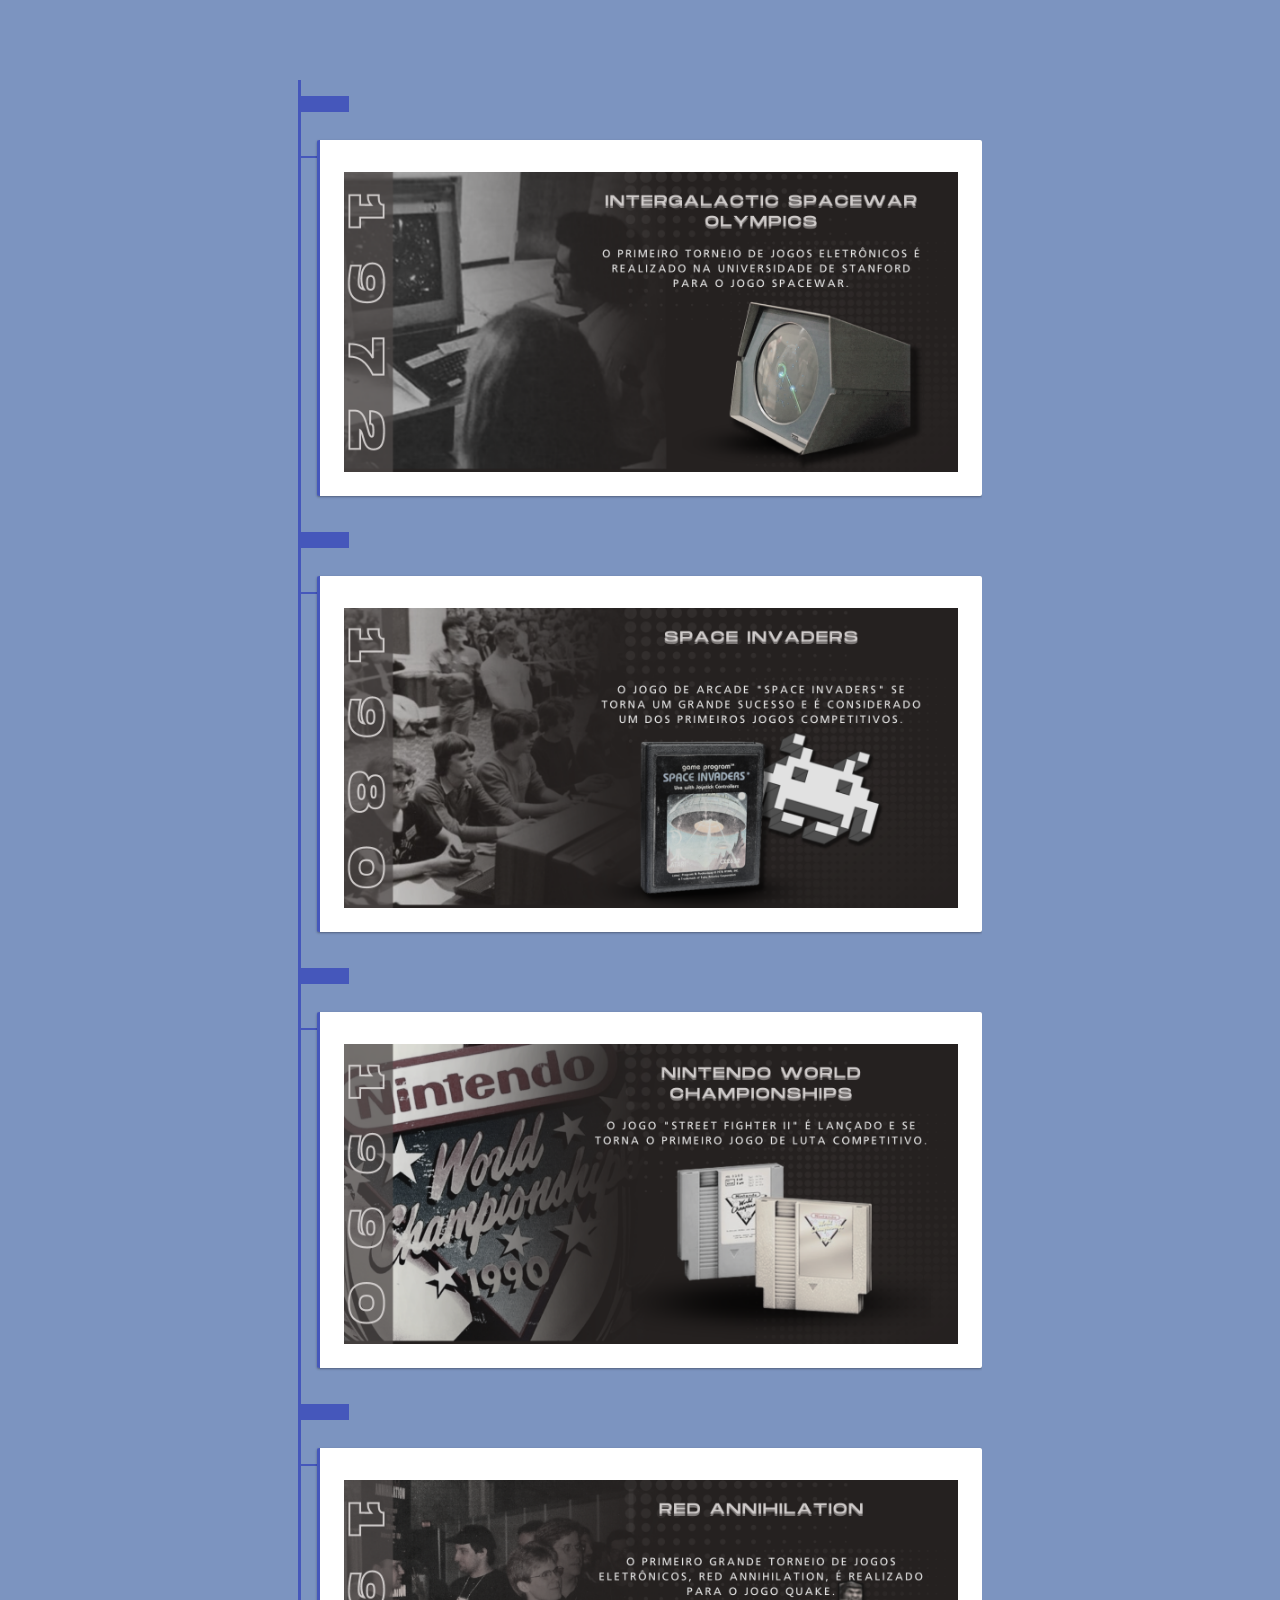
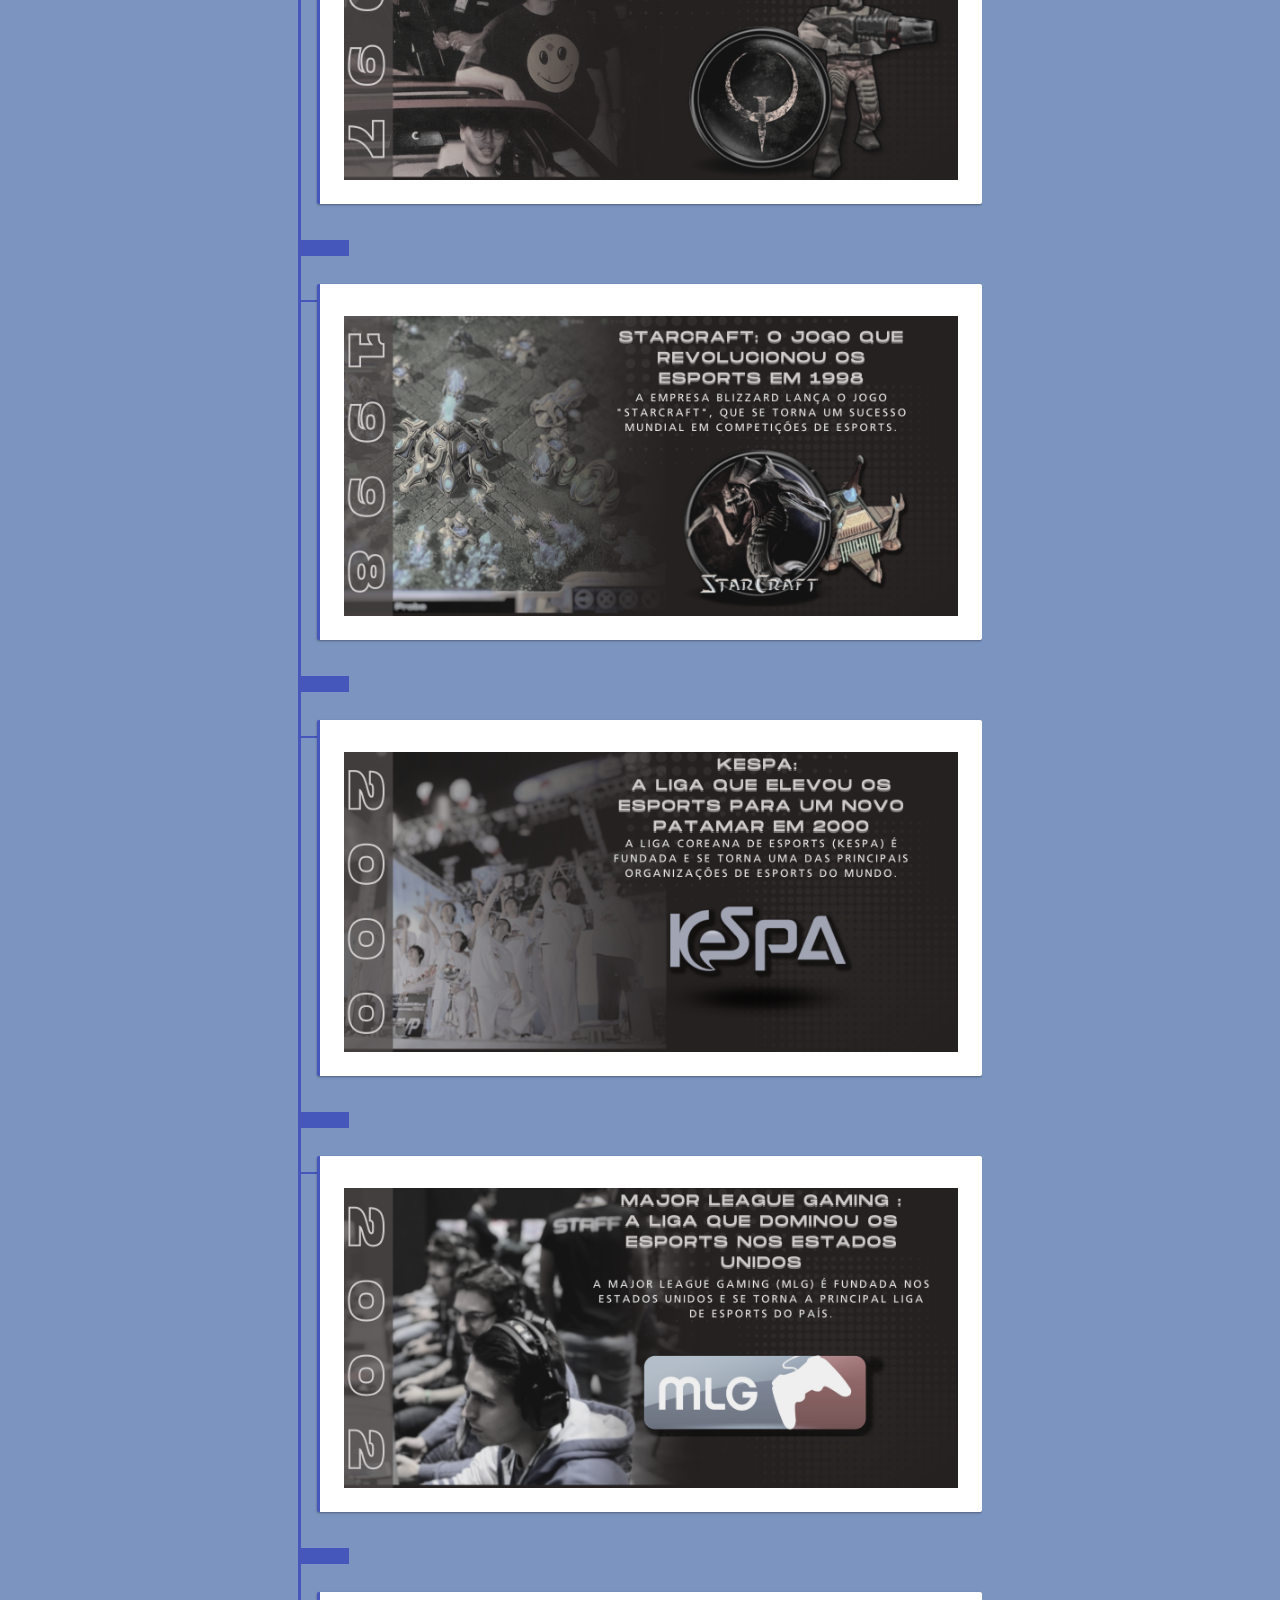
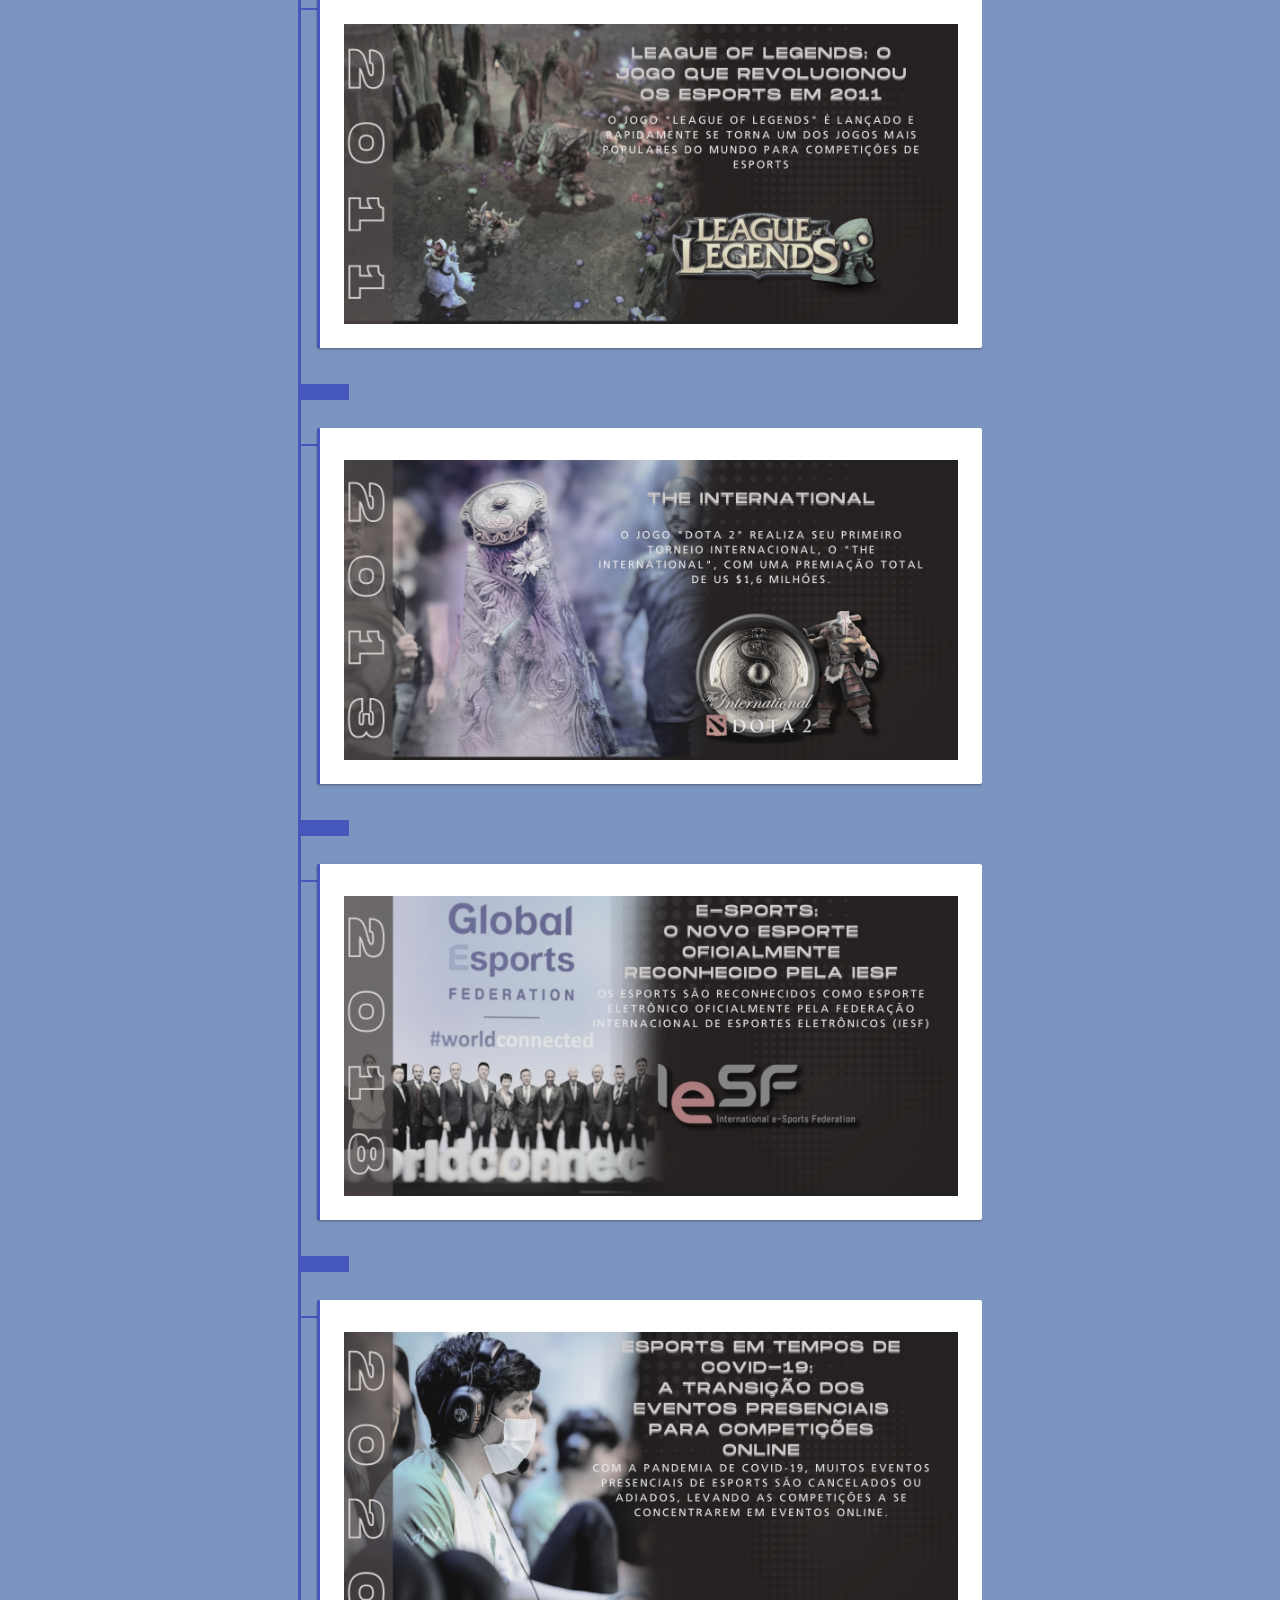
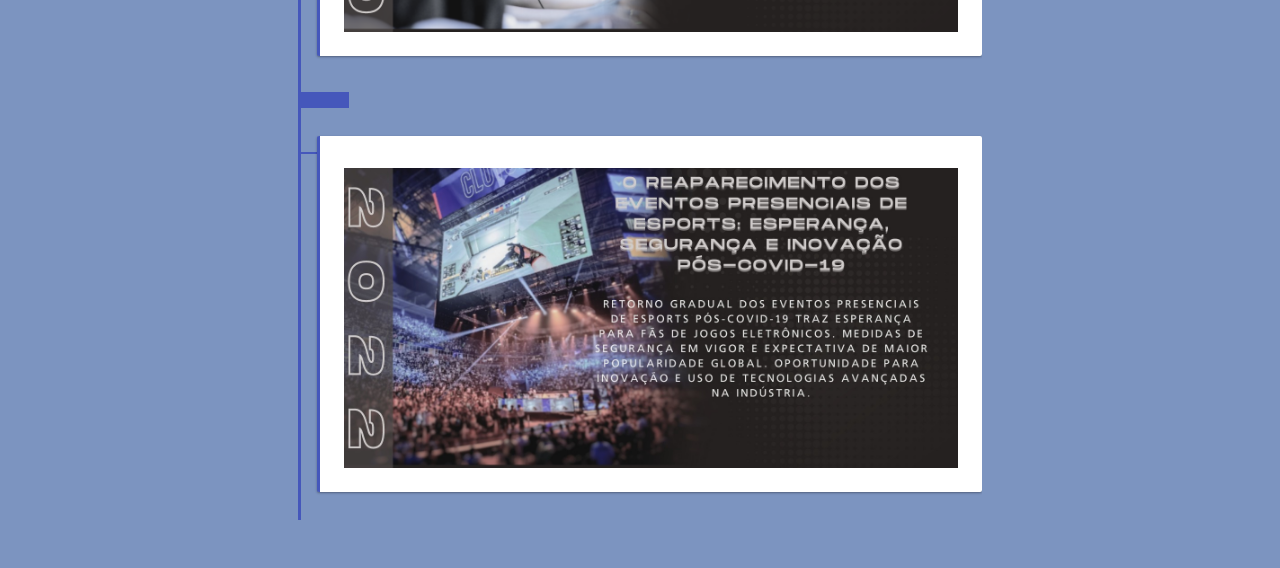
<file: Timeline.html>
<!DOCTYPE html>
<html lang="pt-br">
<head>
    <meta charset="UTF-8">
    <meta http-equiv="X-UA-Compatible" content="IE=edge">
    <meta name="viewport" content="width=device-width, initial-scale=1.0">
    <title>Document</title>
    <link rel="stylesheet" href="CSS/time-style.css">
</head>
<!-- feito por Rafael e Leonardo -->
<body>
  <div class="page">
    <div class="timeline">
      <div class="timeline__group">
        <span class="timeline__year time" aria-hidden="true"></span>
        <div class="timeline__cards">
          <div class="timeline__card card">
            
            <div class="card__content">
              <img src="IMGS/img-e-sports/1972.png" alt="" style="height: 300px;">
            </div>
          </div>
          
        </div>
      </div>
      <div class="timeline__group">
        <span class="timeline__year time" aria-hidden="true"></span>
        <div class="timeline__cards">
          <div class="timeline__card card">
            
            <div class="card__content">
              <img src="IMGS/img-e-sports/1980.png" alt="" style="height: 300px;">
            </div>
          </div>
        </div>
      </div>
      <div class="timeline__group">
        <span class="timeline__year time" aria-hidden="true"></span>
        <div class="timeline__cards">
          <div class="timeline__card card">
            
            <div class="card__content">
              <img src="IMGS/img-e-sports/1990.png" alt="" style="height: 300px;">
            </div>
          </div>
        </div>
      </div>
      <div class="timeline__group">
        <span class="timeline__year time" aria-hidden="true"></span>
        <div class="timeline__cards">
          <div class="timeline__card card">
            
            <div class="card__content">
              <img src="IMGS/img-e-sports/1997.png" alt="" style="height: 300px;">
            </div>
          </div>
        </div>
      </div>
      <div class="timeline__group">
        <span class="timeline__year time" aria-hidden="true"></span>
        <div class="timeline__cards">
          <div class="timeline__card card">
            
            <div class="card__content">
              <img src="IMGS/img-e-sports/1998.png" alt="" style="height: 300px;">
            </div>
          </div>
        </div>
      </div>
      <div class="timeline__group">
        <span class="timeline__year time" aria-hidden="true"></span>
        <div class="timeline__cards">
          <div class="timeline__card card">
            
            <div class="card__content">
              <img src="IMGS/img-e-sports/2000.png" alt="" style="height: 300px;">
            </div>
          </div>
        </div>
      </div>
      <div class="timeline__group">
        <span class="timeline__year time" aria-hidden="true"></span>
        <div class="timeline__cards">
          <div class="timeline__card card">
            
            <div class="card__content">
              <img src="IMGS/img-e-sports/2002.png" alt="" style="height: 300px;">
            </div>
          </div>
        </div>
      </div>
      <div class="timeline__group">
        <span class="timeline__year time" aria-hidden="true"></span>
        <div class="timeline__cards">
          <div class="timeline__card card">
            
            <div class="card__content">
              <img src="IMGS/img-e-sports/2011.png" alt="" style="height: 300px;">
            </div>
          </div>
        </div>
      </div>
      <div class="timeline__group">
        <span class="timeline__year time" aria-hidden="true"></span>
        <div class="timeline__cards">
          <div class="timeline__card card">
            
            <div class="card__content">
              <img src="IMGS/img-e-sports/2013.png" alt="" style="height: 300px;">
            </div>
          </div>
        </div>
      </div>
      <div class="timeline__group">
        <span class="timeline__year time" aria-hidden="true"></span>
        <div class="timeline__cards">
          <div class="timeline__card card">
            <header class="card__header">
              
            <div class="card__content">
              <img src="IMGS/img-e-sports/2018.png" alt="" style="height: 300px;">
            </div>
          </div>
        </div>
      </div>
      <div class="timeline__group">
        <span class="timeline__year time" aria-hidden="true"></span>
        <div class="timeline__cards">
          <div class="timeline__card card">
            
            <div class="card__content">
              <img src="IMGS/img-e-sports/2020.png" alt="" style="height: 300px;">
            </div>
          </div>
        </div>
      </div>
      <div class="timeline__group">
        <span class="timeline__year time" aria-hidden="true"></span>
        <div class="timeline__cards">
          <div class="timeline__card card">
            
            <div class="card__content">
              <img src="IMGS/img-e-sports/2022.jpg" alt="" style="height: 300px;">
            </div>
          </div>
        </div>
      </div>
    </div>
  </div>
</body>
</html>
</file>
<file: CSS/time-style.css>
.r-title{
  margin-top: var(--rTitleMarginTop, 0) !important;
  margin-bottom: var(--rTitleMarginBottom, 0) !important;
}


p:not([class]){
  line-height: var(--cssTypographyLineHeight, 1.78);
  margin-top: var(--cssTypographyBasicMargin, 1em);
  margin-bottom: 0;
}

p:not([class]):first-child{
  margin-top: 0;
}

/*
text component
*/

.text{
  display: var(--textDisplay, inline-flex);
  font-size: var(--textFontSize, 1rem);  
}

/*
time component
*/

/*
core styles
*/

.time{
  display: var(--timeDisplay, inline-flex);
}

/*
extensions
*/

.time__month{
  margin-left: var(--timelineMounthMarginLeft, .25em);
}

/*
skin
*/

.time{
  padding: var(--timePadding, .25rem 1.25rem .25rem);
  background-color: var(--timeBackgroundColor, #f0f0f0);

  font-size: var(--timeFontSize, .75rem);
  font-weight: var(--timeFontWeight, 700);
  text-transform: var(--timeTextTransform, uppercase);
  color: var(--timeColor, currentColor);
}

/*
card component
*/

/*
core styles
*/

.card{
  padding: var(--timelineCardPadding, 1.5rem 1.5rem 1.25rem);
}

.card__content{
  margin-top: var(--cardContentMarginTop, .5rem);
}

/*
skin
*/

.card{
  border-radius: var(--timelineCardBorderRadius, 2px);
  border-left: var(--timelineCardBorderLeftWidth, 3px) solid var(--timelineCardBorderLeftColor, var(--uiTimelineMainColor));
  box-shadow: var(--timelineCardBoxShadow, 0 1px 3px 0 rgba(0, 0, 0, .12), 0 1px 2px 0 rgba(0, 0, 0, .24));
  background-color: var(--timelineCardBackgroundColor, #fff);
}

/*
extensions
*/

.card__title{
  --rTitleMarginTop: var(--cardTitleMarginTop, 1rem);
  font-size: var(--cardTitleFontSize, 1.25rem);
}

/*
=====
CORE STYLES
=====
*/

.timeline{
  display: var(--timelineDisplay, grid);
  grid-row-gap: var(--timelineGroupsGap, 2rem);
}

/*
1. If timeline__year isn't displaed the gap between it and timeline__cards isn't displayed too
*/

.timeline__year{
  margin-bottom: 1.25rem; /* 1 */
}

.timeline__cards{
  display: var(--timeloneCardsDisplay, grid);
  grid-row-gap: var(--timeloneCardsGap, 1.5rem);
}


/*
=====
SKIN
=====
*/

.timeline{
  --uiTimelineMainColor: var(--timelineMainColor, #222);
  --uiTimelineSecondaryColor: var(--timelineSecondaryColor, #fff);

  border-left: var(--timelineLineWidth, 3px) solid var(--timelineLineBackgroundColor, var(--uiTimelineMainColor));
  padding-top: 1rem;
  padding-bottom: 1.5rem;
}

.timeline__year{
  --timePadding: var(--timelineYearPadding, .5rem 1.5rem);
  --timeColor: var(--uiTimelineSecondaryColor);
  --timeBackgroundColor: var(--uiTimelineMainColor);
  --timeFontWeight: var(--timelineYearFontWeight, 400);
}

.timeline__card{
  position: relative;
  margin-left: var(--timelineCardLineGap, 1rem);
}

/*
1. Stoping cut box shadow
*/

.timeline__cards{
  overflow: hidden;
  padding-top: .25rem; /* 1 */
  padding-bottom: .25rem; /* 1 */
}

.timeline__card::before{
  content: "";
  width: 100%;
  height: var(--timelineCardLineWidth, 2px);
  background-color: var(--timelineCardLineBackgroundColor, var(--uiTimelineMainColor));

  position: absolute;
  top: var(--timelineCardLineTop, 1rem);
  left: -50%;
  z-index: -1;
}

/*
=====
SETTINGS
=====
*/
/**/
.timeline{
  --timelineMainColor: #4557bb;
}

/*
=====
DEMO
=====
*/

body{
  font-family: -apple-system, BlinkMacSystemFont, Segoe UI, Roboto, Open Sans, Ubuntu, Fira Sans, Helvetica Neue, sans-serif;
  color: #222;

  background: #7c94c0;
  margin: 0;
  display: flex;
  flex-direction: column;
}

p{
  margin-top: 0;
  margin-bottom: 1rem;
  line-height: 1.5;
}

p:last-child{
  margin-bottom: 0;
}

.page{
  max-width: 47rem;
  padding: 5rem 2rem 3rem;
  margin-left: auto;
  margin-right: auto;
}


.substack{
  border:1px solid #EEE; 
  background-color: #fff;
  width: 100%;
  max-width: 480px;
  height: 280px;
  margin: 1rem auto;;
}


.linktr{
  display: flex;
  justify-content: flex-end;
  padding: 2rem;
  text-align: center;
}

.linktr__goal{
  background-color: rgb(209, 246, 255);
  color: rgb(8, 49, 112);
  box-shadow: rgb(8 49 112 / 24%) 0px 2px 8px 0px;
  border-radius: 2rem;
  padding: .75rem 1.5rem;
}

.r-link{
    --uirLinkDisplay: var(--rLinkDisplay, inline-flex);
    --uirLinkTextColor: var(--rLinkTextColor);
    --uirLinkTextDecoration: var(--rLinkTextDecoration, none);

    display: var(--uirLinkDisplay) !important;
    color: var(--uirLinkTextColor) !important;
    text-decoration: var(--uirLinkTextDecoration) !important;
}
</file>
